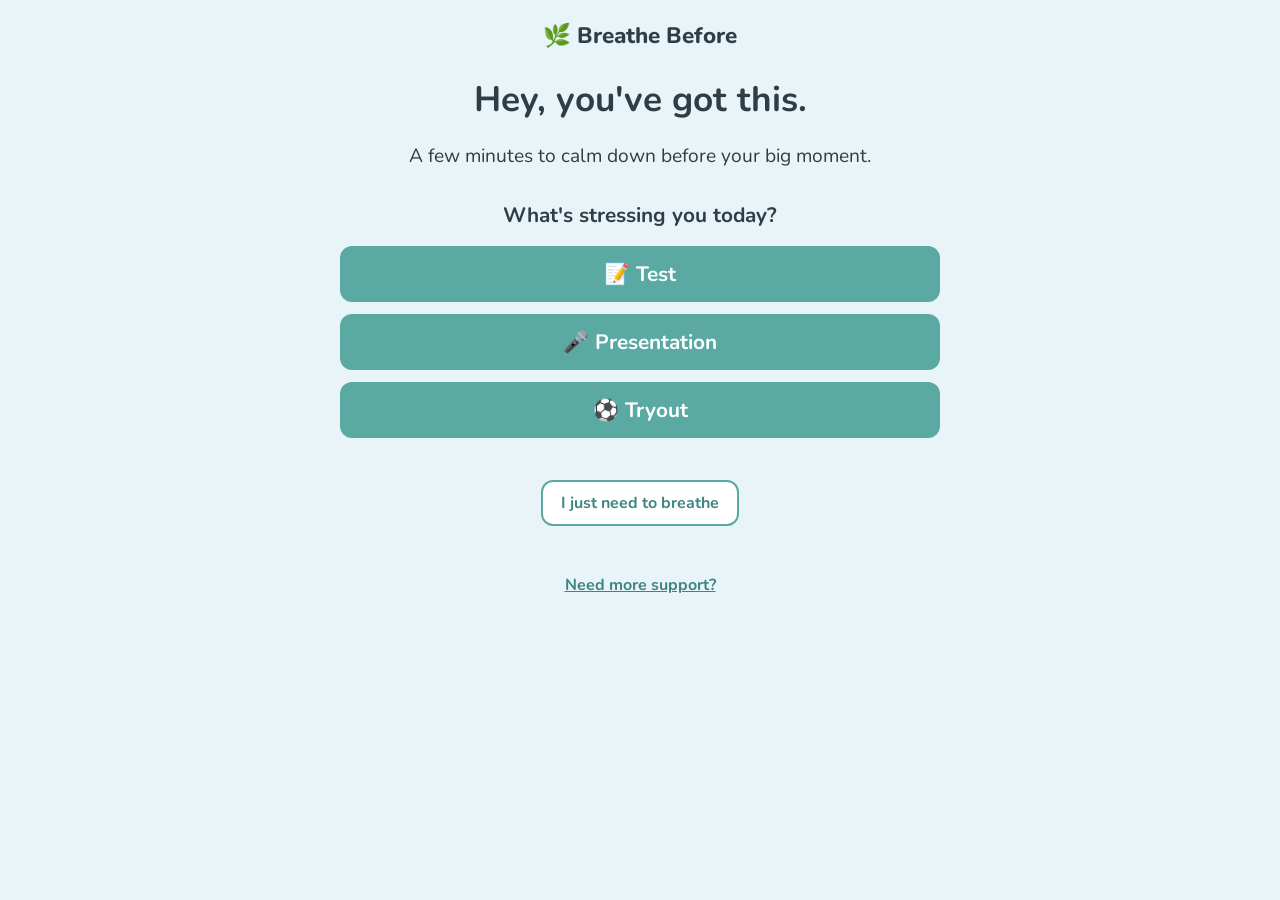
<file: index.html>
<!DOCTYPE html>
<html lang="en">
<head>
  <meta charset="UTF-8">
  <meta name="viewport" content="width=device-width, initial-scale=1.0">
  <title>Breathe Before - Home</title>
  <link rel="stylesheet" href="style.css">
</head>
<body class="home-bg">

  <div class="logo">🌿 Breathe Before</div>

  <div class="container">
    <h1>Hey, you've got this.</h1>
    <p class="tagline">A few minutes to calm down before your big moment.</p>

    <h2>What's stressing you today?</h2>

    <!-- the 3 event buttons -->
    <button class="big-btn" id="testBtn">📝 Test</button>
    <button class="big-btn" id="presentationBtn">🎤 Presentation</button>
    <button class="big-btn" id="tryoutBtn">⚽ Tryout</button>

    <br>
    <button class="small-btn" id="breatheShortcut">I just need to breathe</button>
  </div>

  <footer>
    <a href="support.html">Need more support?</a>
  </footer>

  <script src="script.js"></script>
</body>
</html>
</file>
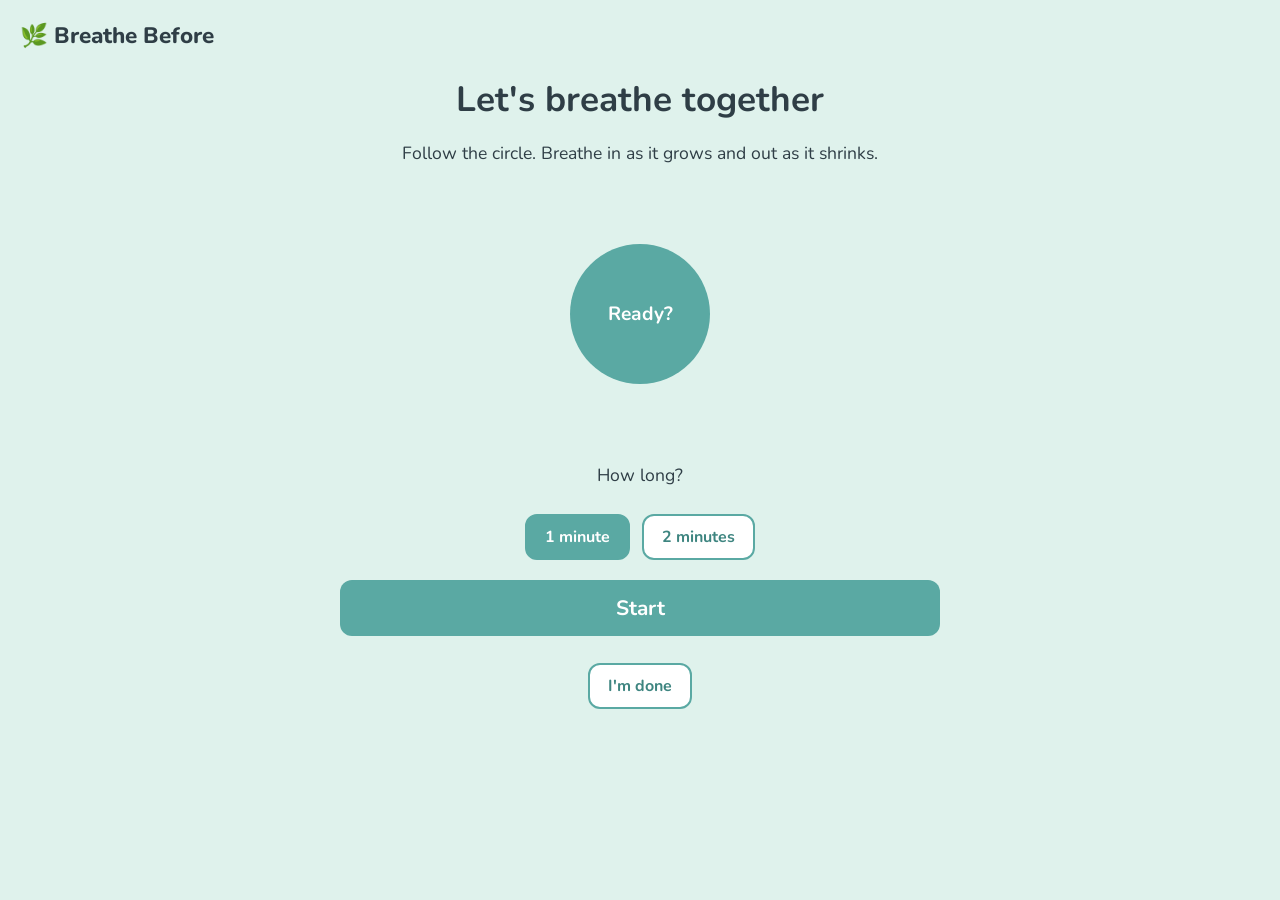
<file: breathe.html>
<!DOCTYPE html>
<html lang="en">
<head>
  <meta charset="UTF-8">
  <meta name="viewport" content="width=device-width, initial-scale=1.0">
  <title>Breathe Before - Breathing</title>
  <link rel="stylesheet" href="style.css">
</head>
<body class="breathe-bg">

  <div class="logo logo-left">🌿 Breathe Before</div>

  <div class="container">
    <h1>Let's breathe together</h1>
    <p>Follow the circle. Breathe in as it grows and out as it shrinks.</p>

    <!-- the breathing circle -->
    <div class="circle-area">
      <div class="circle" id="circle" aria-live="polite">
        <span id="circleText">Ready?</span>
      </div>
    </div>

    <p id="timeLeft"></p>

    <p>How long?</p>
    <button class="small-btn time-btn selected" id="oneMin">1 minute</button>
    <button class="small-btn time-btn" id="twoMin">2 minutes</button>
    <br>
    <button class="big-btn" id="startBtn">Start</button>

    <p id="doneMessage" class="done-message"></p>

    <button class="small-btn" id="imDone">I'm done</button>
  </div>

  <script src="script.js"></script>
</body>
</html>
</file>
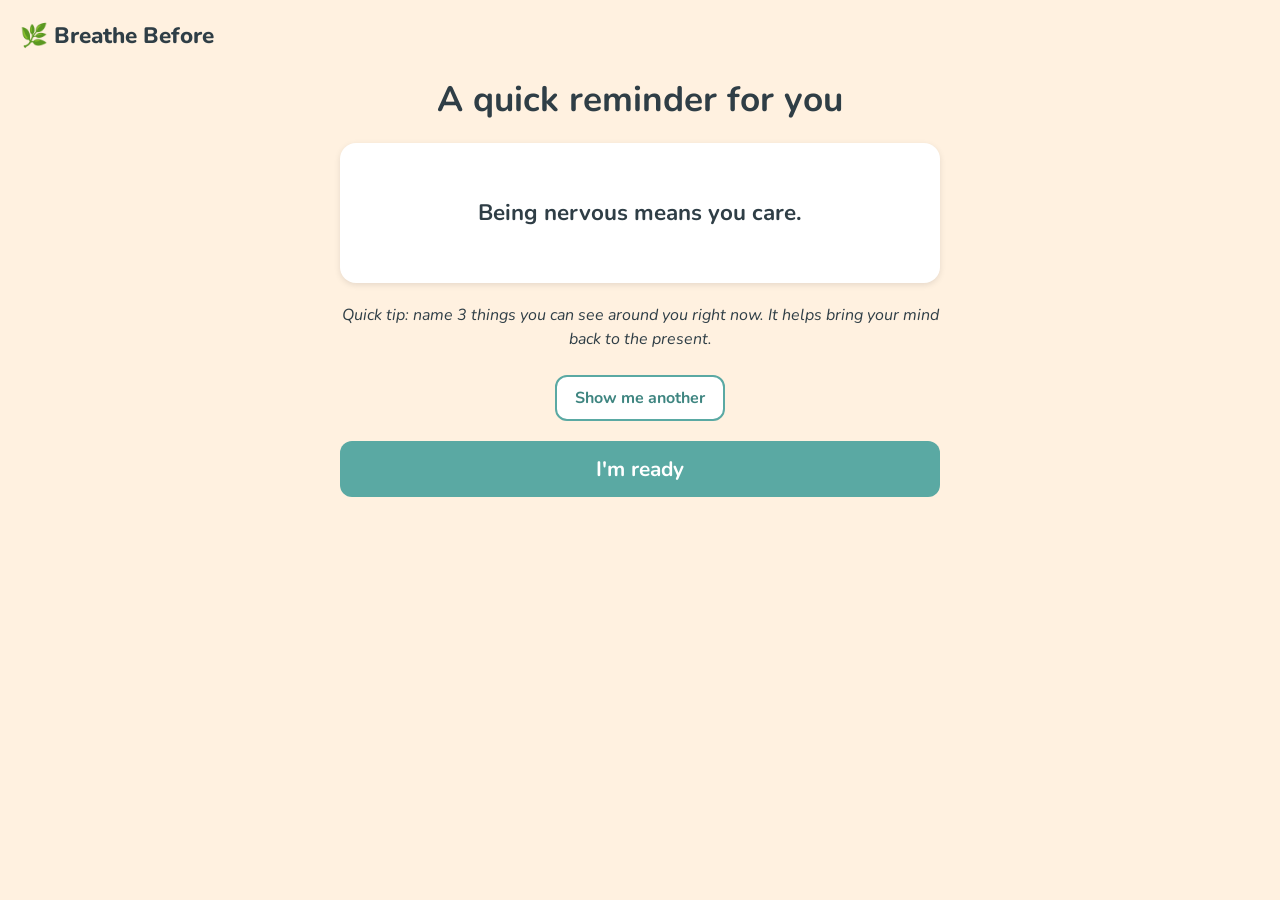
<file: encourage.html>
<!DOCTYPE html>
<html lang="en">
<head>
  <meta charset="UTF-8">
  <meta name="viewport" content="width=device-width, initial-scale=1.0">
  <title>Breathe Before - A reminder for you</title>
  <link rel="stylesheet" href="style.css">
</head>
<body class="encourage-bg">

  <div class="logo logo-left">🌿 Breathe Before</div>

  <div class="container">
    <h1>A quick reminder for you</h1>

    <!-- message gets picked randomly in script.js -->
    <div class="card message-card">
      <p id="message">You are more prepared than you think.</p>
    </div>

    <p class="tip">Quick tip: name 3 things you can see around you right now. It helps bring your mind back to the present.</p>

    <button class="small-btn" id="anotherBtn">Show me another</button>
    <button class="big-btn" id="readyBtn">I'm ready</button>
  </div>

  <script src="script.js"></script>
</body>
</html>
</file>
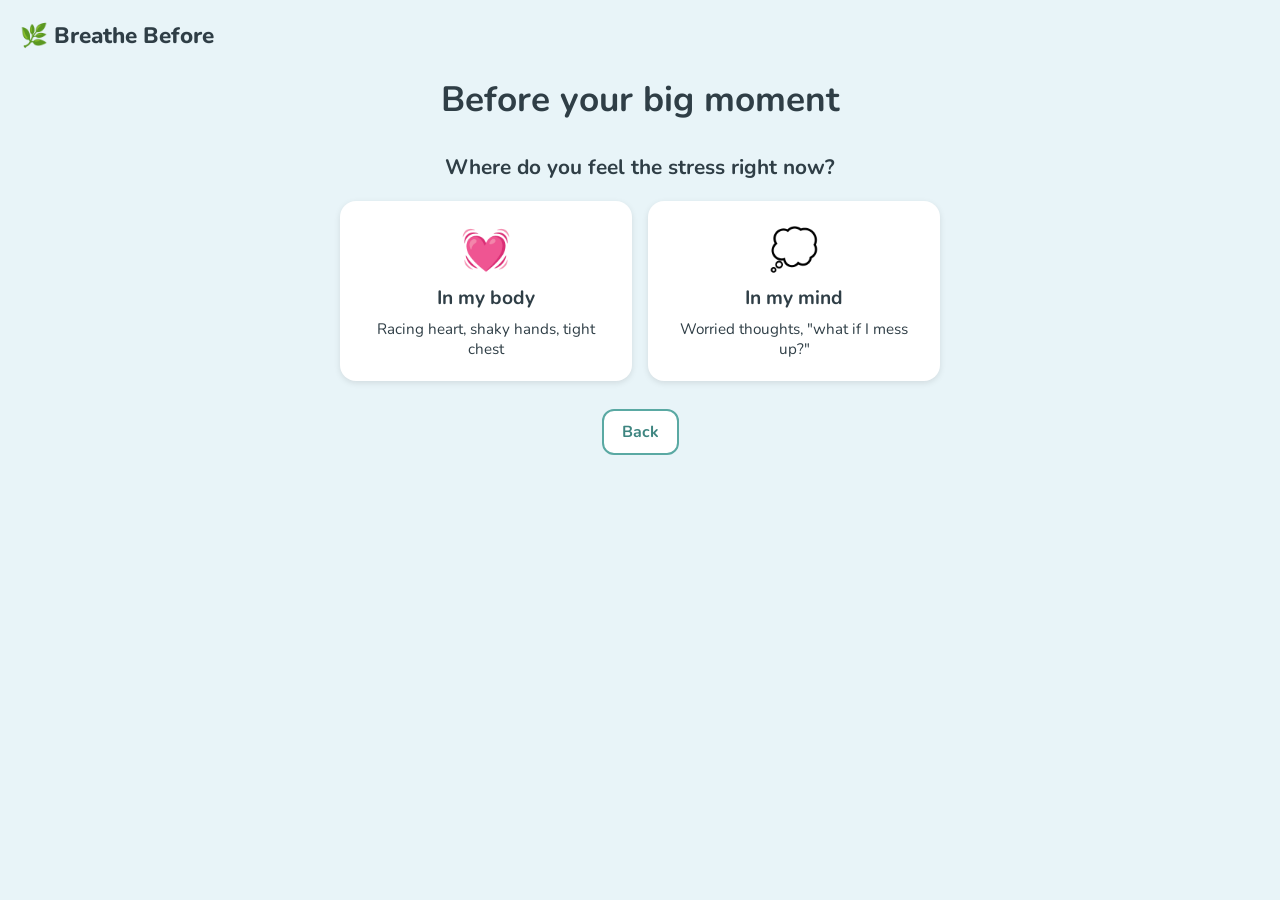
<file: feelings.html>
<!DOCTYPE html>
<html lang="en">
<head>
  <meta charset="UTF-8">
  <meta name="viewport" content="width=device-width, initial-scale=1.0">
  <title>Breathe Before - How do you feel?</title>
  <link rel="stylesheet" href="style.css">
</head>
<body class="home-bg">

  <div class="logo logo-left">🌿 Breathe Before</div>

  <div class="container">
    <!-- this heading changes depending on the event (see script.js) -->
    <h1 id="eventHeading">Before your big moment</h1>

    <h2>Where do you feel the stress right now?</h2>

    <div class="card-row">
      <button class="card choice" id="bodyBtn">
        <span class="card-emoji">💓</span>
        <strong>In my body</strong>
        <span class="card-text">Racing heart, shaky hands, tight chest</span>
      </button>

      <button class="card choice" id="mindBtn">
        <span class="card-emoji">💭</span>
        <strong>In my mind</strong>
        <span class="card-text">Worried thoughts, "what if I mess up?"</span>
      </button>
    </div>

    <button class="small-btn" id="backHome">Back</button>
  </div>

  <script src="script.js"></script>
</body>
</html>
</file>
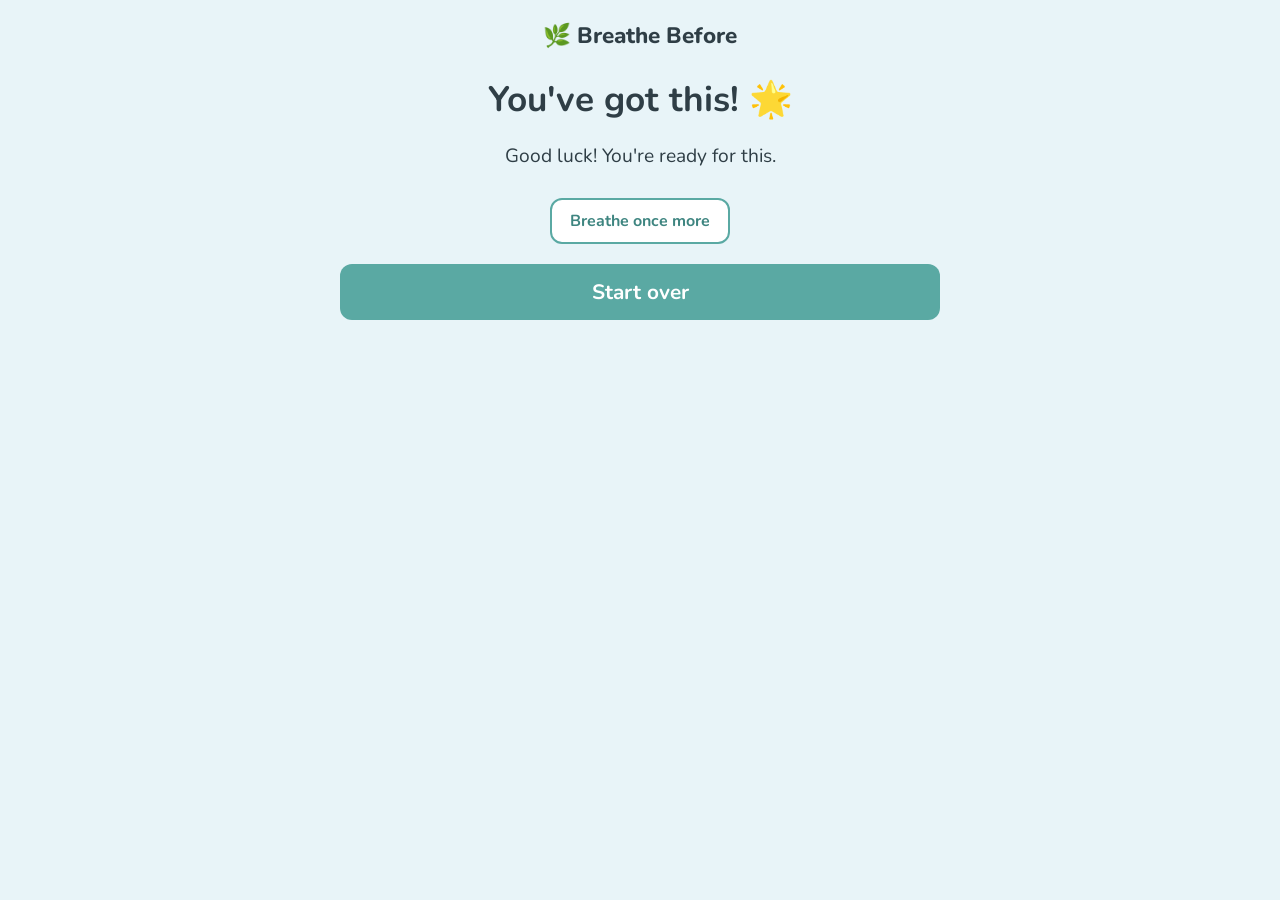
<file: ready.html>
<!DOCTYPE html>
<html lang="en">
<head>
  <meta charset="UTF-8">
  <meta name="viewport" content="width=device-width, initial-scale=1.0">
  <title>Breathe Before - You're ready</title>
  <link rel="stylesheet" href="style.css">
</head>
<body class="home-bg">

  <div class="logo">🌿 Breathe Before</div>

  <div class="container">
    <h1>You've got this! 🌟</h1>
    <p class="tagline" id="goodLuck">Good luck! You're ready for this.</p>

    <button class="small-btn" id="breatheAgain">Breathe once more</button>
    <button class="big-btn" id="startOver">Start over</button>
  </div>

  <script src="script.js"></script>
</body>
</html>
</file>
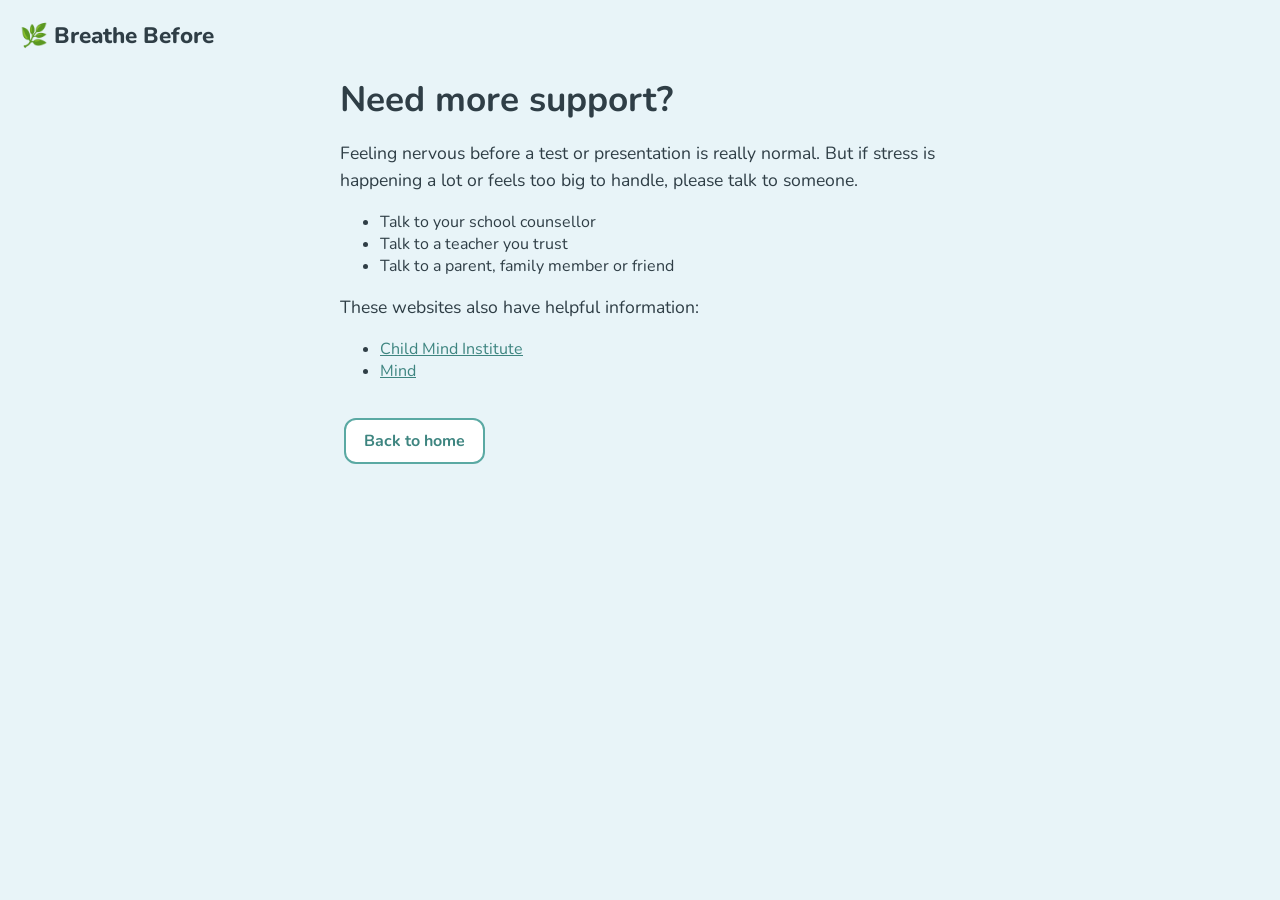
<file: support.html>
<!DOCTYPE html>
<html lang="en">
<head>
  <meta charset="UTF-8">
  <meta name="viewport" content="width=device-width, initial-scale=1.0">
  <title>Breathe Before - Need more support?</title>
  <link rel="stylesheet" href="style.css">
</head>
<body class="home-bg">

  <div class="logo logo-left">🌿 Breathe Before</div>

  <div class="container left-text">
    <h1>Need more support?</h1>

    <p>Feeling nervous before a test or presentation is really normal. But if stress is
      happening a lot or feels too big to handle, please talk to someone.</p>

    <ul>
      <li>Talk to your school counsellor</li>
      <li>Talk to a teacher you trust</li>
      <li>Talk to a parent, family member or friend</li>
    </ul>

    <p>These websites also have helpful information:</p>
    <ul>
      <li><a href="https://childmind.org" target="_blank">Child Mind Institute</a></li>
      <li><a href="https://www.mind.org.uk" target="_blank">Mind</a></li>
    </ul>

    <a href="index.html" class="small-btn link-btn">Back to home</a>
  </div>

  <script src="script.js"></script>
</body>
</html>
</file>
<file: style.css>
/* ===== Breathe Before - style sheet ===== */

@import url('https://fonts.googleapis.com/css2?family=Nunito:wght@400;700;800&display=swap');

/* colour variables so every page matches */
:root {
  --home: #E8F4F8;
  --breathe: #DFF2EC;
  --encourage: #FFF1E0;
  --text: #2F3E46;
  --button: #5AA9A3;
  --button-dark: #3E8580;
}

* {
  box-sizing: border-box;
}

body {
  font-family: 'Nunito', Arial, sans-serif;
  color: var(--text);
  margin: 0;
  padding: 20px;
  min-height: 100vh;
}

/* background colours for each page */
.home-bg { background-color: var(--home); }
.breathe-bg { background-color: var(--breathe); }
.encourage-bg { background-color: var(--encourage); }

/* logo */
.logo {
  font-size: 1.4rem;
  font-weight: 800;
  text-align: center;
  margin-bottom: 20px;
}

.logo-left {
  text-align: left;
}

/* main content box */
.container {
  max-width: 600px;
  margin: 0 auto;
  text-align: center;
}

.left-text {
  text-align: left;
}

h1 {
  font-size: 2.2rem;
  margin-bottom: 10px;
}

h2 {
  font-size: 1.3rem;
  margin-top: 30px;
}

p {
  font-size: 1.1rem;
  line-height: 1.5;
}

.tagline {
  font-size: 1.2rem;
}

/* ===== buttons ===== */
.big-btn {
  display: block;
  width: 100%;
  min-height: 56px;
  margin: 12px 0;
  font-family: inherit;
  font-size: 1.3rem;
  font-weight: 700;
  color: white;
  background-color: var(--button);
  border: none;
  border-radius: 12px;
  cursor: pointer;
}

.big-btn:hover {
  background-color: var(--button-dark);
}

.small-btn {
  display: inline-block;
  min-height: 44px;
  margin: 8px 4px;
  padding: 10px 18px;
  font-family: inherit;
  font-size: 1rem;
  font-weight: 700;
  color: var(--button-dark);
  background-color: white;
  border: 2px solid var(--button);
  border-radius: 12px;
  cursor: pointer;
}

.small-btn:hover {
  background-color: #f2f2f2;
}

/* the 1 min / 2 min button that is picked */
.time-btn.selected {
  background-color: var(--button);
  color: white;
}

.link-btn {
  text-decoration: none;
  margin-top: 20px;
}

/* makes it obvious which button you're on when using the keyboard */
button:focus, a:focus {
  outline: 3px solid #F2A65A;
  outline-offset: 2px;
}

/* ===== cards ===== */
.card {
  background-color: white;
  border-radius: 16px;
  padding: 20px;
  box-shadow: 0 2px 6px rgba(0, 0, 0, 0.1);
}

.card-row {
  display: flex;
  gap: 16px;
  margin: 20px 0;
}

.choice {
  flex: 1;
  display: flex;
  flex-direction: column;
  align-items: center;
  gap: 8px;
  font-family: inherit;
  font-size: 1.2rem;
  color: var(--text);
  border: 2px solid transparent;
  cursor: pointer;
}

.choice:hover {
  border: 2px solid var(--button);
}

.card-emoji {
  font-size: 2.5rem;
}

.card-text {
  font-size: 0.95rem;
}

.message-card {
  margin: 20px 0;
  min-height: 140px;
  display: flex;
  align-items: center;
  justify-content: center;
}

.message-card p {
  font-size: 1.4rem;
  font-weight: 700;
  margin: 0;
}

.tip {
  font-size: 1rem;
  font-style: italic;
}

/* ===== breathing circle ===== */
.circle-area {
  height: 260px;
  display: flex;
  align-items: center;
  justify-content: center;
}

.circle {
  width: 140px;
  height: 140px;
  border-radius: 50%;
  background-color: var(--button);
  color: white;
  font-size: 1.2rem;
  font-weight: 700;
  display: flex;
  align-items: center;
  justify-content: center;
  text-align: center;
  transition: transform 4s ease-in-out;
}

/* when breathing in the circle gets bigger */
.circle.grow {
  transform: scale(1.6);
}

.done-message {
  font-weight: 700;
  font-size: 1.2rem;
}

footer {
  text-align: center;
  margin-top: 40px;
}

footer a {
  color: var(--button-dark);
  font-weight: 700;
}

a {
  color: var(--button-dark);
}

/* ===== phones ===== */
@media (max-width: 600px) {
  h1 {
    font-size: 1.7rem;
  }

  .card-row {
    flex-direction: column;
  }

  .circle-area {
    height: 220px;
  }

  .circle {
    width: 110px;
    height: 110px;
  }
}

/* for people who don't like animations, the circle stays still and only the words change */
@media (prefers-reduced-motion: reduce) {
  .circle {
    transition: none;
  }
  .circle.grow {
    transform: none;
  }
}
</file>
